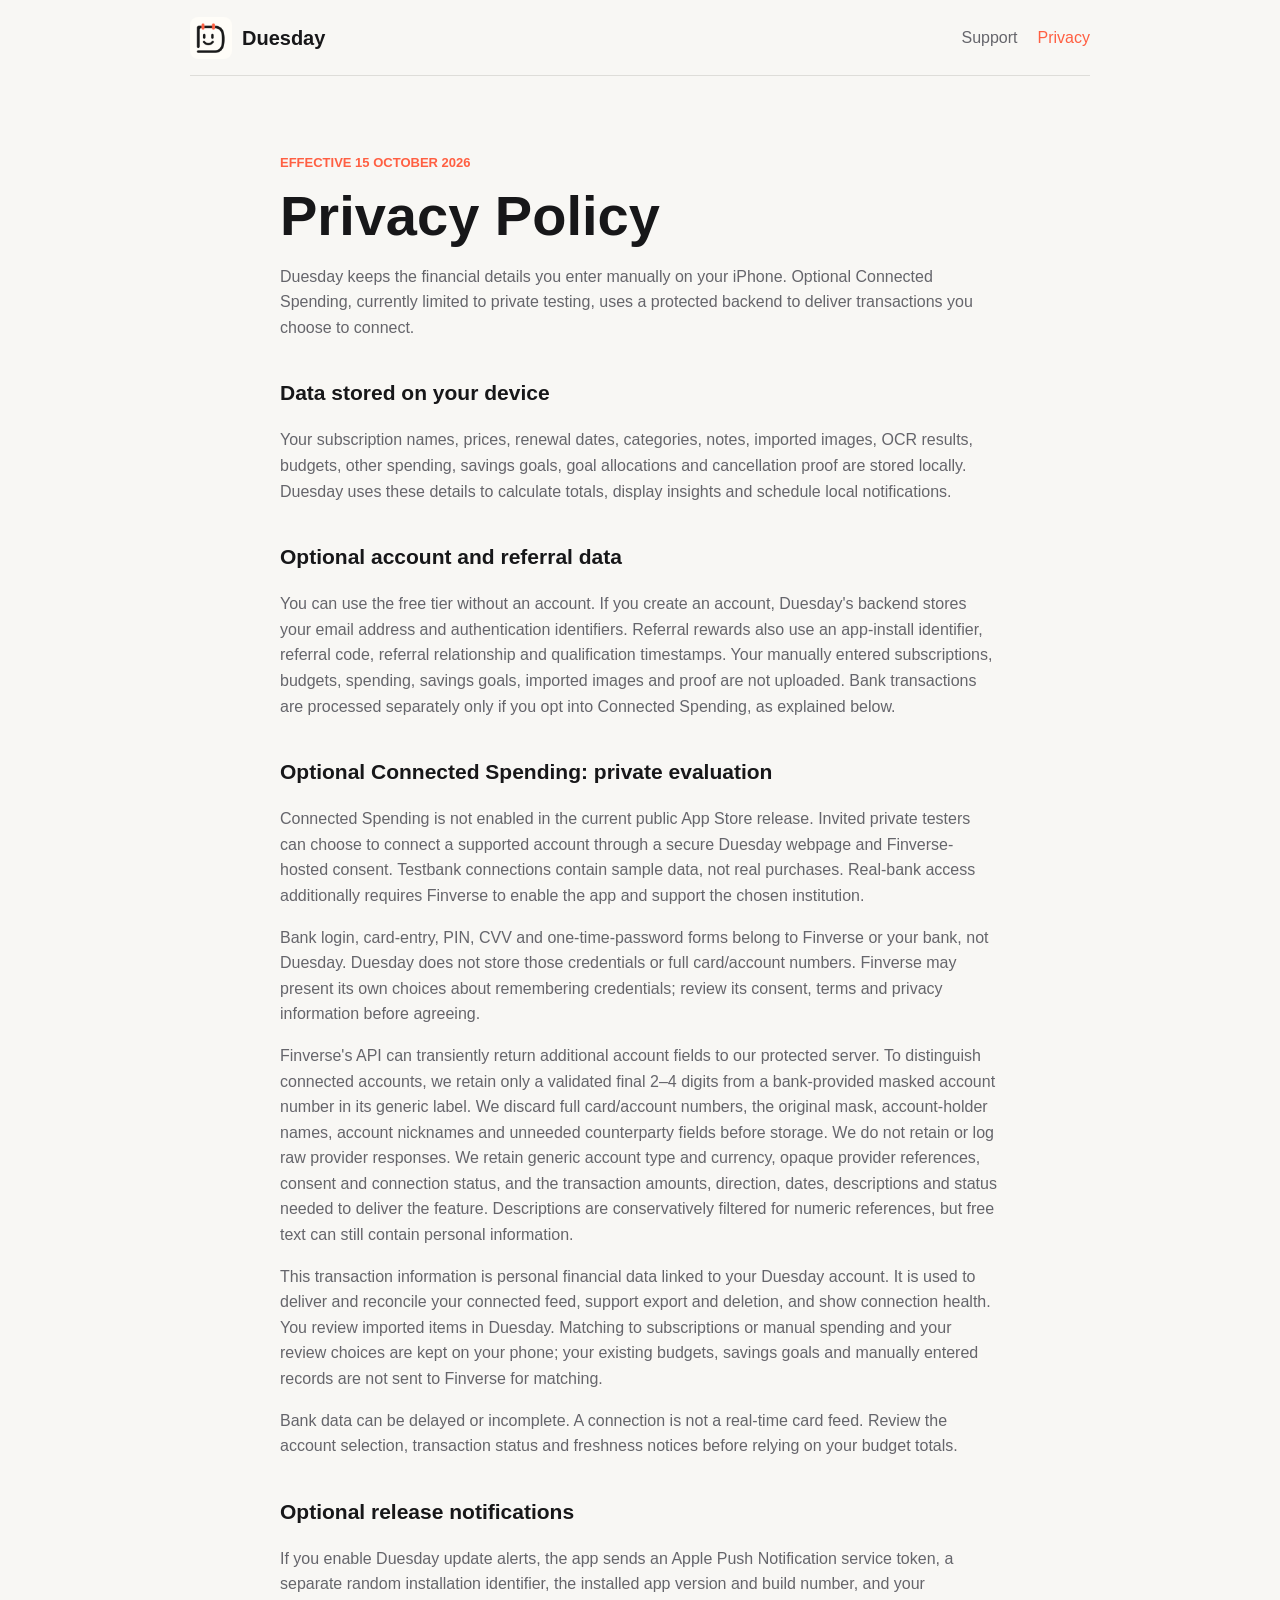
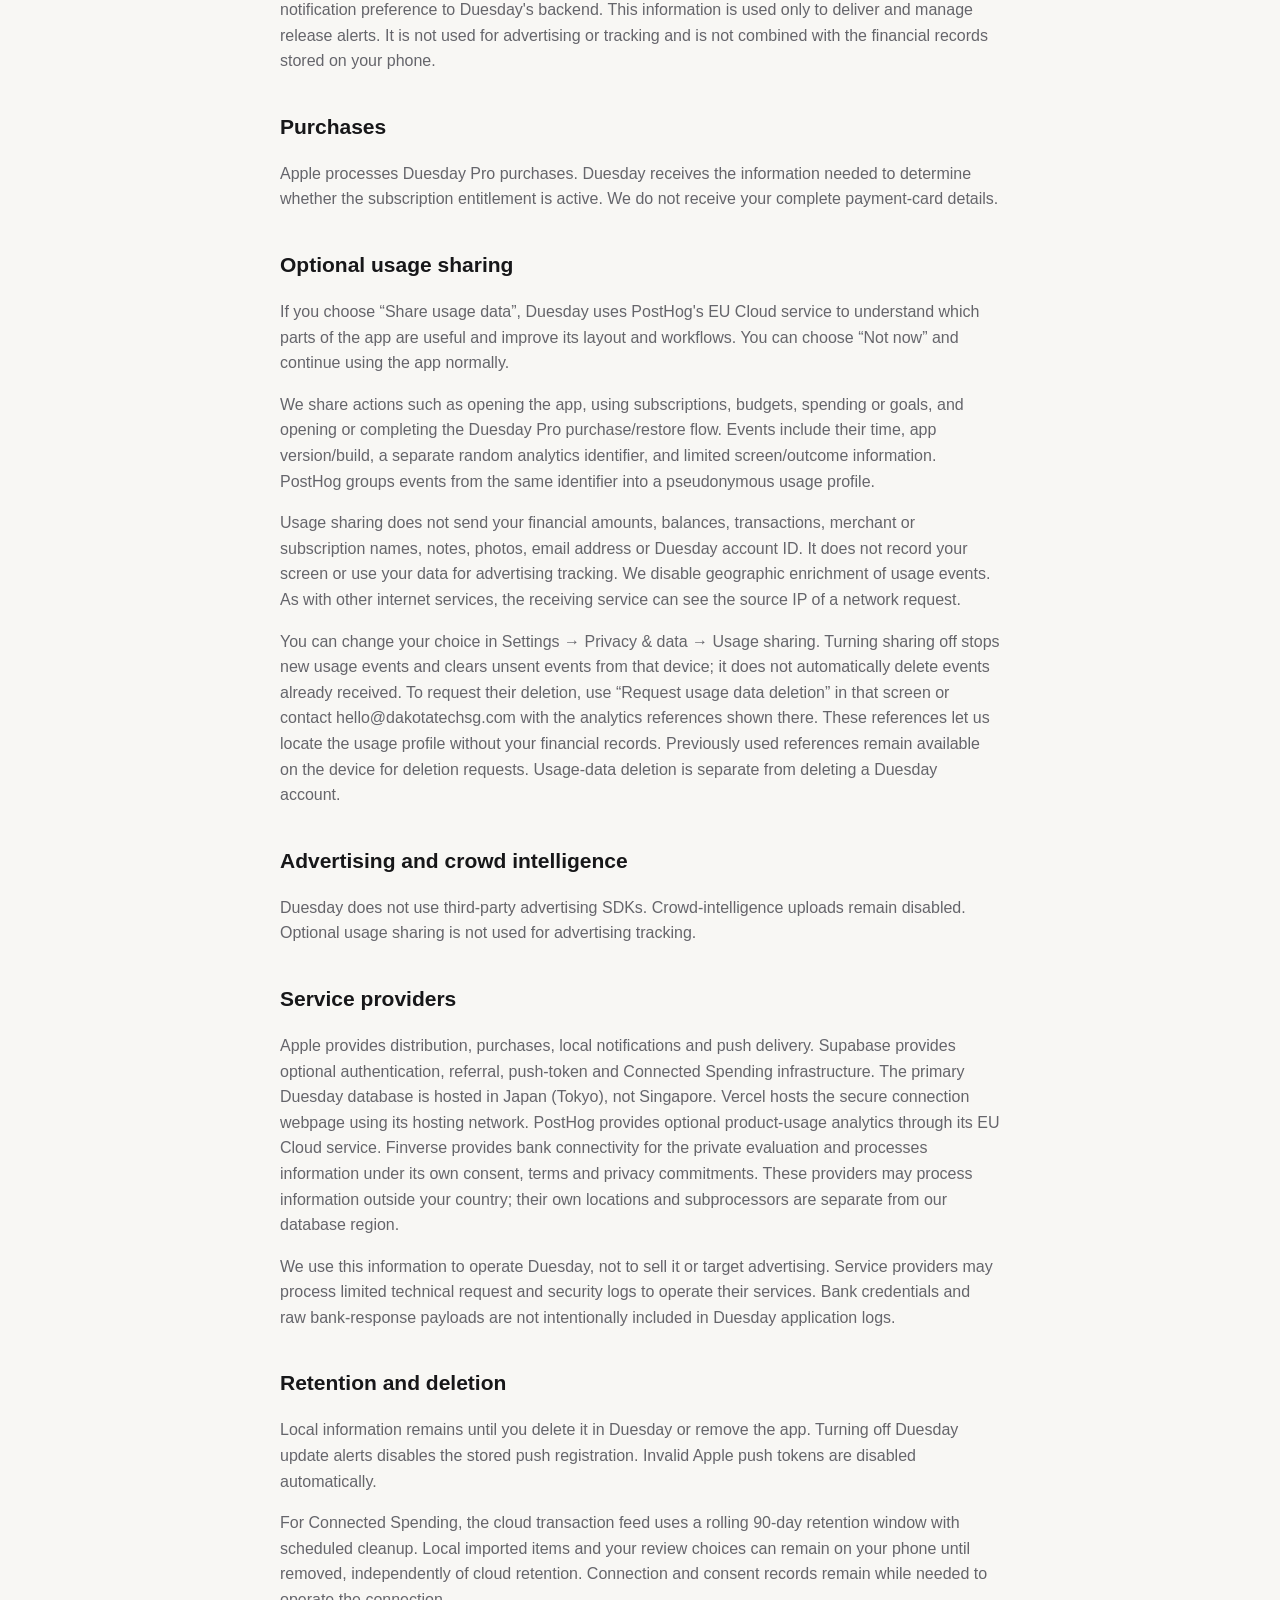
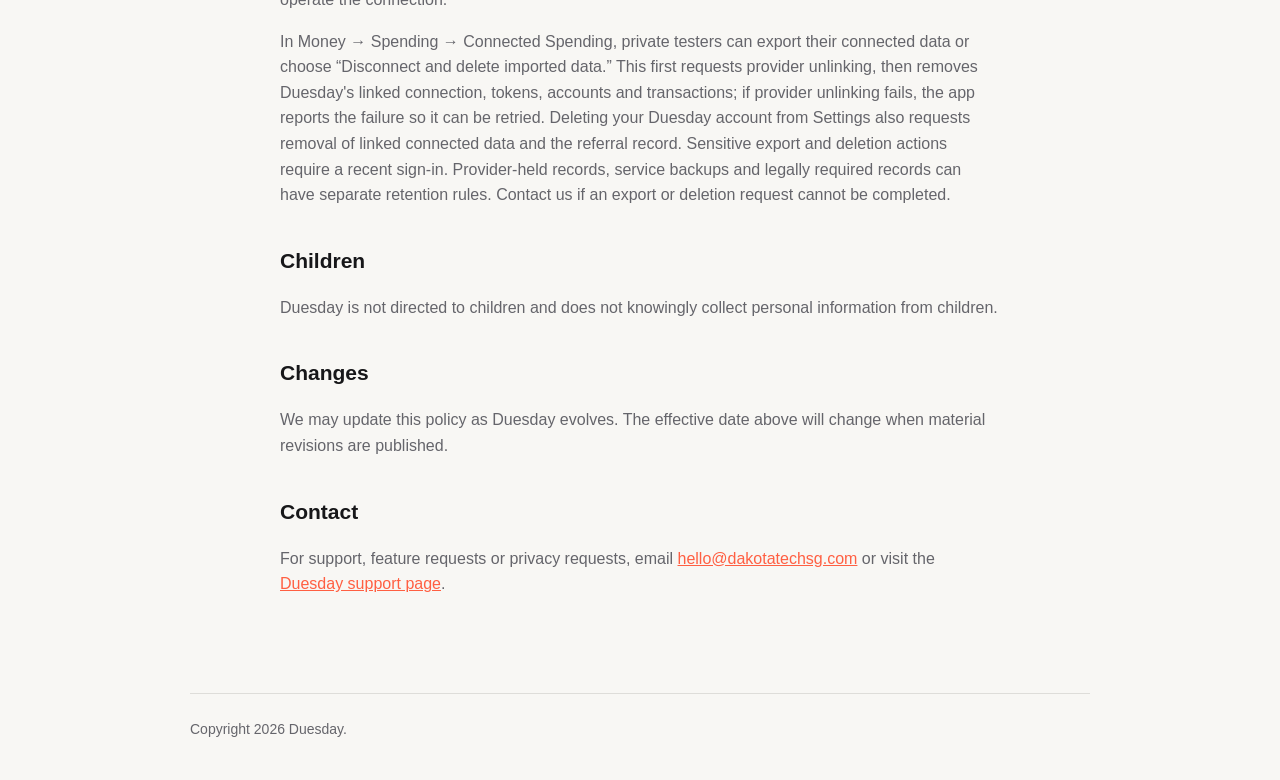
<file: privacy.html>
<!doctype html>
<html lang="en">
<head>
  <meta charset="utf-8">
  <meta name="viewport" content="width=device-width, initial-scale=1">
  <meta name="description" content="Privacy policy for Duesday Budget Tracker.">
  <title>Privacy Policy - Duesday</title>
  <link rel="stylesheet" href="styles.css">
</head>
<body>
  <header>
    <a class="brand" href="index.html"><img src="duesday-icon.png" alt=""><span>Duesday</span></a>
    <nav aria-label="Support navigation"><a href="support.html">Support</a><a aria-current="page" href="privacy.html">Privacy</a></nav>
  </header>
  <main class="document">
    <p class="eyebrow">Effective 15 October 2026</p>
    <h1>Privacy Policy</h1>
    <p>Duesday keeps the financial details you enter manually on your iPhone. Optional Connected Spending, currently limited to private testing, uses a protected backend to deliver transactions you choose to connect.</p>
    <h2>Data stored on your device</h2>
    <p>Your subscription names, prices, renewal dates, categories, notes, imported images, OCR results, budgets, other spending, savings goals, goal allocations and cancellation proof are stored locally. Duesday uses these details to calculate totals, display insights and schedule local notifications.</p>
    <h2>Optional account and referral data</h2>
    <p>You can use the free tier without an account. If you create an account, Duesday's backend stores your email address and authentication identifiers. Referral rewards also use an app-install identifier, referral code, referral relationship and qualification timestamps. Your manually entered subscriptions, budgets, spending, savings goals, imported images and proof are not uploaded. Bank transactions are processed separately only if you opt into Connected Spending, as explained below.</p>
    <h2>Optional Connected Spending: private evaluation</h2>
    <p>Connected Spending is not enabled in the current public App Store release. Invited private testers can choose to connect a supported account through a secure Duesday webpage and Finverse-hosted consent. Testbank connections contain sample data, not real purchases. Real-bank access additionally requires Finverse to enable the app and support the chosen institution.</p>
    <p>Bank login, card-entry, PIN, CVV and one-time-password forms belong to Finverse or your bank, not Duesday. Duesday does not store those credentials or full card/account numbers. Finverse may present its own choices about remembering credentials; review its consent, terms and privacy information before agreeing.</p>
    <p>Finverse's API can transiently return additional account fields to our protected server. To distinguish connected accounts, we retain only a validated final 2–4 digits from a bank-provided masked account number in its generic label. We discard full card/account numbers, the original mask, account-holder names, account nicknames and unneeded counterparty fields before storage. We do not retain or log raw provider responses. We retain generic account type and currency, opaque provider references, consent and connection status, and the transaction amounts, direction, dates, descriptions and status needed to deliver the feature. Descriptions are conservatively filtered for numeric references, but free text can still contain personal information.</p>
    <p>This transaction information is personal financial data linked to your Duesday account. It is used to deliver and reconcile your connected feed, support export and deletion, and show connection health. You review imported items in Duesday. Matching to subscriptions or manual spending and your review choices are kept on your phone; your existing budgets, savings goals and manually entered records are not sent to Finverse for matching.</p>
    <p>Bank data can be delayed or incomplete. A connection is not a real-time card feed. Review the account selection, transaction status and freshness notices before relying on your budget totals.</p>
    <h2>Optional release notifications</h2>
    <p>If you enable Duesday update alerts, the app sends an Apple Push Notification service token, a separate random installation identifier, the installed app version and build number, and your notification preference to Duesday's backend. This information is used only to deliver and manage release alerts. It is not used for advertising or tracking and is not combined with the financial records stored on your phone.</p>
    <h2>Purchases</h2>
    <p>Apple processes Duesday Pro purchases. Duesday receives the information needed to determine whether the subscription entitlement is active. We do not receive your complete payment-card details.</p>
    <h2>Optional usage sharing</h2>
    <p>If you choose “Share usage data”, Duesday uses PostHog's EU Cloud service to understand which parts of the app are useful and improve its layout and workflows. You can choose “Not now” and continue using the app normally.</p>
    <p>We share actions such as opening the app, using subscriptions, budgets, spending or goals, and opening or completing the Duesday Pro purchase/restore flow. Events include their time, app version/build, a separate random analytics identifier, and limited screen/outcome information. PostHog groups events from the same identifier into a pseudonymous usage profile.</p>
    <p>Usage sharing does not send your financial amounts, balances, transactions, merchant or subscription names, notes, photos, email address or Duesday account ID. It does not record your screen or use your data for advertising tracking. We disable geographic enrichment of usage events. As with other internet services, the receiving service can see the source IP of a network request.</p>
    <p>You can change your choice in Settings → Privacy &amp; data → Usage sharing. Turning sharing off stops new usage events and clears unsent events from that device; it does not automatically delete events already received. To request their deletion, use “Request usage data deletion” in that screen or contact hello@dakotatechsg.com with the analytics references shown there. These references let us locate the usage profile without your financial records. Previously used references remain available on the device for deletion requests. Usage-data deletion is separate from deleting a Duesday account.</p>
    <h2>Advertising and crowd intelligence</h2>
    <p>Duesday does not use third-party advertising SDKs. Crowd-intelligence uploads remain disabled. Optional usage sharing is not used for advertising tracking.</p>
    <h2>Service providers</h2>
    <p>Apple provides distribution, purchases, local notifications and push delivery. Supabase provides optional authentication, referral, push-token and Connected Spending infrastructure. The primary Duesday database is hosted in Japan (Tokyo), not Singapore. Vercel hosts the secure connection webpage using its hosting network. PostHog provides optional product-usage analytics through its EU Cloud service. Finverse provides bank connectivity for the private evaluation and processes information under its own consent, terms and privacy commitments. These providers may process information outside your country; their own locations and subprocessors are separate from our database region.</p>
    <p>We use this information to operate Duesday, not to sell it or target advertising. Service providers may process limited technical request and security logs to operate their services. Bank credentials and raw bank-response payloads are not intentionally included in Duesday application logs.</p>
    <h2>Retention and deletion</h2>
    <p>Local information remains until you delete it in Duesday or remove the app. Turning off Duesday update alerts disables the stored push registration. Invalid Apple push tokens are disabled automatically.</p>
    <p>For Connected Spending, the cloud transaction feed uses a rolling 90-day retention window with scheduled cleanup. Local imported items and your review choices can remain on your phone until removed, independently of cloud retention. Connection and consent records remain while needed to operate the connection.</p>
    <p>In Money → Spending → Connected Spending, private testers can export their connected data or choose “Disconnect and delete imported data.” This first requests provider unlinking, then removes Duesday's linked connection, tokens, accounts and transactions; if provider unlinking fails, the app reports the failure so it can be retried. Deleting your Duesday account from Settings also requests removal of linked connected data and the referral record. Sensitive export and deletion actions require a recent sign-in. Provider-held records, service backups and legally required records can have separate retention rules. Contact us if an export or deletion request cannot be completed.</p>
    <h2>Children</h2>
    <p>Duesday is not directed to children and does not knowingly collect personal information from children.</p>
    <h2>Changes</h2>
    <p>We may update this policy as Duesday evolves. The effective date above will change when material revisions are published.</p>
    <h2>Contact</h2>
    <p>For support, feature requests or privacy requests, email <a href="mailto:hello@dakotatechsg.com">hello@dakotatechsg.com</a> or visit the <a href="support.html">Duesday support page</a>.</p>
  </main>
  <footer>Copyright 2026 Duesday.</footer>
</body>
</html>
</file>
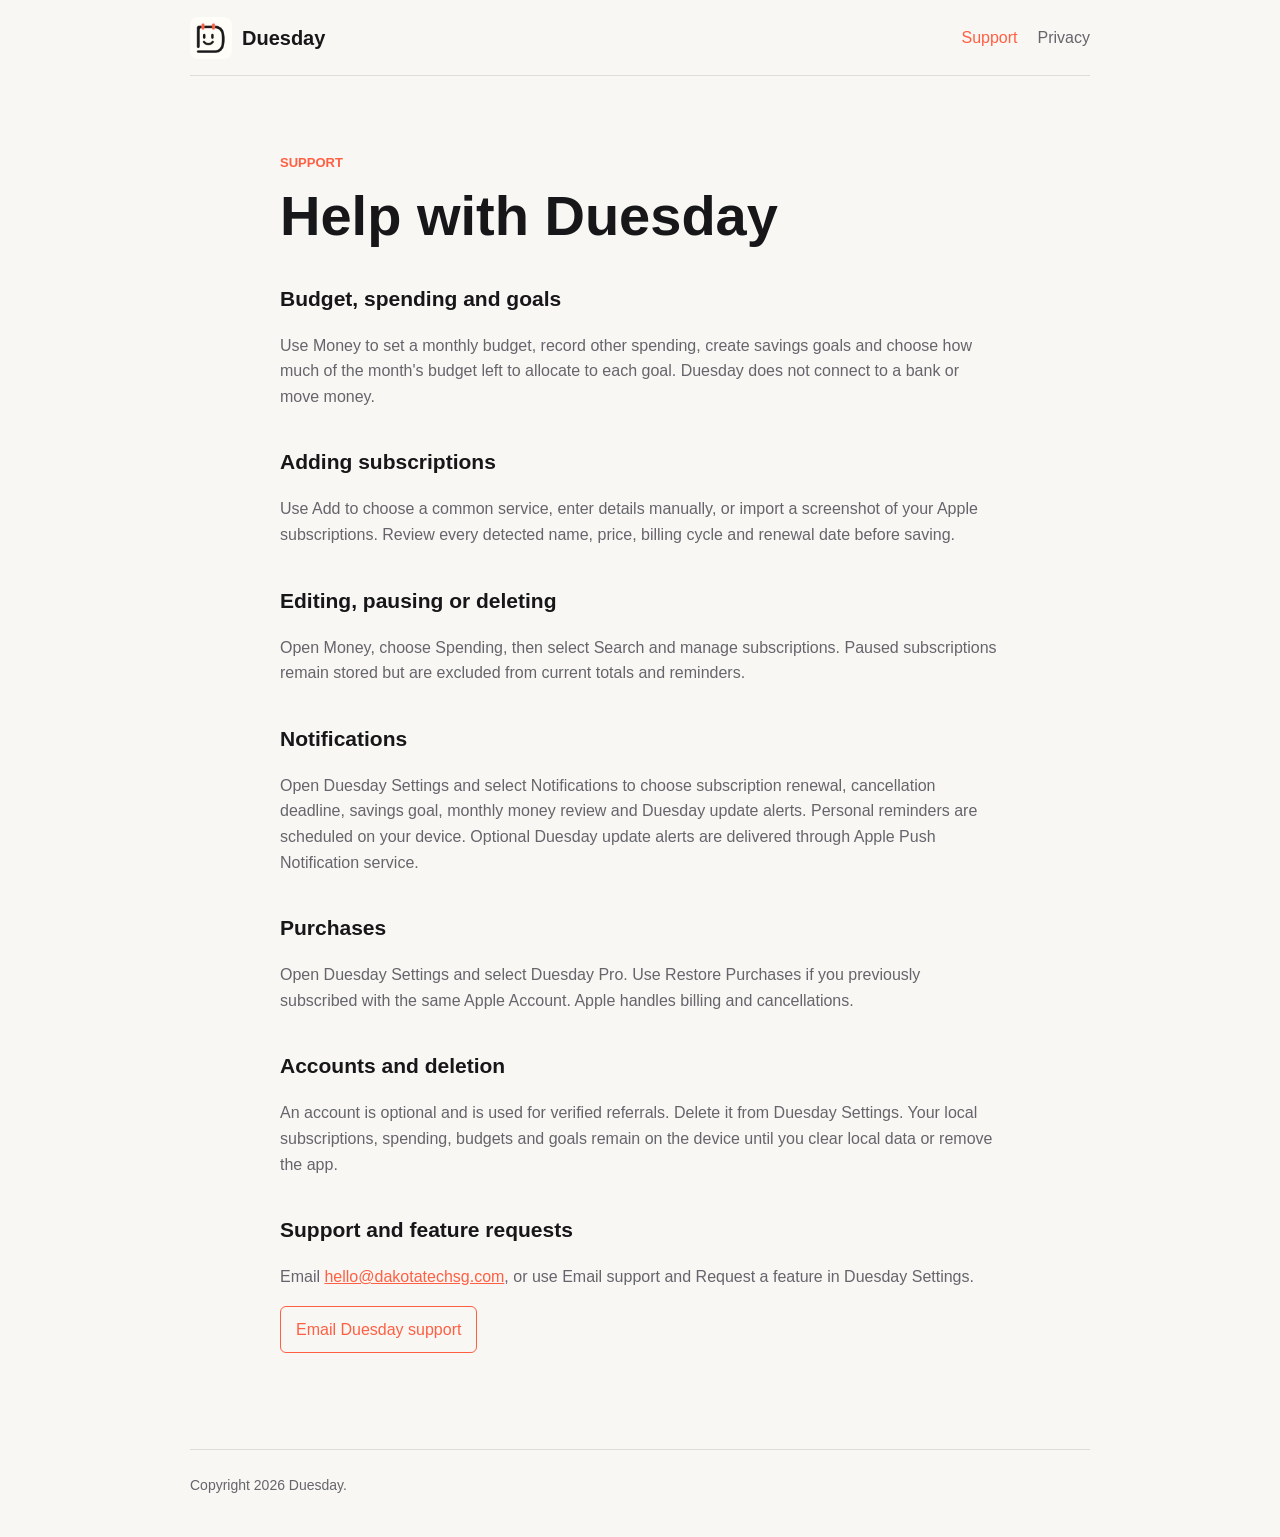
<file: support.html>
<!doctype html>
<html lang="en">
<head>
  <meta charset="utf-8">
  <meta name="viewport" content="width=device-width, initial-scale=1">
  <meta name="description" content="Support for Duesday Budget Tracker.">
  <title>Support - Duesday</title>
  <link rel="stylesheet" href="styles.css">
</head>
<body>
  <header>
    <a class="brand" href="index.html"><img src="duesday-icon.png" alt=""><span>Duesday</span></a>
    <nav aria-label="Support navigation"><a aria-current="page" href="support.html">Support</a><a href="privacy.html">Privacy</a></nav>
  </header>
  <main class="document">
    <p class="eyebrow">Support</p>
    <h1>Help with Duesday</h1>
    <h2>Budget, spending and goals</h2>
    <p>Use Money to set a monthly budget, record other spending, create savings goals and choose how much of the month's budget left to allocate to each goal. Duesday does not connect to a bank or move money.</p>
    <h2>Adding subscriptions</h2>
    <p>Use Add to choose a common service, enter details manually, or import a screenshot of your Apple subscriptions. Review every detected name, price, billing cycle and renewal date before saving.</p>
    <h2>Editing, pausing or deleting</h2>
    <p>Open Money, choose Spending, then select Search and manage subscriptions. Paused subscriptions remain stored but are excluded from current totals and reminders.</p>
    <h2>Notifications</h2>
    <p>Open Duesday Settings and select Notifications to choose subscription renewal, cancellation deadline, savings goal, monthly money review and Duesday update alerts. Personal reminders are scheduled on your device. Optional Duesday update alerts are delivered through Apple Push Notification service.</p>
    <h2>Purchases</h2>
    <p>Open Duesday Settings and select Duesday Pro. Use Restore Purchases if you previously subscribed with the same Apple Account. Apple handles billing and cancellations.</p>
    <h2>Accounts and deletion</h2>
    <p>An account is optional and is used for verified referrals. Delete it from Duesday Settings. Your local subscriptions, spending, budgets and goals remain on the device until you clear local data or remove the app.</p>
    <h2>Support and feature requests</h2>
    <p>Email <a href="mailto:hello@dakotatechsg.com?subject=Duesday%20Support">hello@dakotatechsg.com</a>, or use Email support and Request a feature in Duesday Settings.</p>
    <p><a class="button" href="mailto:hello@dakotatechsg.com?subject=Duesday%20Support">Email Duesday support</a></p>
  </main>
  <footer>Copyright 2026 Duesday.</footer>
</body>
</html>
</file>
<file: styles.css>
:root {
  color-scheme: light dark;
  --bg: #f8f7f4;
  --surface: #ffffff;
  --text: #171719;
  --muted: #65656b;
  --line: #deddd9;
  --accent: #ff5f42;
}
@media (prefers-color-scheme: dark) {
  :root { --bg: #0c0d10; --surface: #17181c; --text: #f7f5f1; --muted: #aaa8a3; --line: #34353a; }
}
* { box-sizing: border-box; }
body { margin: 0; background: var(--bg); color: var(--text); font: 16px/1.6 -apple-system, BlinkMacSystemFont, "Segoe UI", sans-serif; }
header, main, footer { width: min(900px, calc(100% - 40px)); margin-inline: auto; }
header { min-height: 76px; display: flex; align-items: center; justify-content: space-between; gap: 24px; border-bottom: 1px solid var(--line); }
.brand { display: flex; align-items: center; gap: 10px; color: var(--text); text-decoration: none; font-size: 20px; font-weight: 750; }
.brand img { width: 42px; height: 42px; border-radius: 8px; }
nav { display: flex; gap: 20px; }
nav a { color: var(--muted); text-decoration: none; }
nav a:hover, nav a[aria-current="page"] { color: var(--accent); }
.intro { padding: 84px 0 50px; max-width: 760px; }
.eyebrow { color: var(--accent); font-size: 13px; font-weight: 750; text-transform: uppercase; }
h1 { margin: 8px 0 18px; font-size: clamp(38px, 8vw, 68px); line-height: 1.05; letter-spacing: 0; }
h2 { margin-top: 36px; font-size: 21px; letter-spacing: 0; }
p { color: var(--muted); }
.intro > p:not(.eyebrow) { max-width: 650px; font-size: 20px; }
.actions { display: flex; flex-wrap: wrap; align-items: center; gap: 16px; margin-top: 30px; }
.app-store-button { display: inline-block; border-radius: 13px; line-height: 0; }
.app-store-button:focus-visible { outline: 3px solid var(--accent); outline-offset: 3px; }
.app-store-button img { display: block; width: 194px; max-width: 100%; height: auto; }
.device-note { color: var(--muted); font-size: 14px; }
.links { display: grid; grid-template-columns: repeat(2, minmax(0, 1fr)); gap: 14px; padding-bottom: 76px; }
.links a { display: grid; gap: 5px; padding: 22px; border: 1px solid var(--line); border-radius: 8px; background: var(--surface); color: var(--text); text-decoration: none; }
.links span { color: var(--muted); }
.document { max-width: 720px; padding: 64px 0 80px; }
.document h1 { font-size: clamp(38px, 7vw, 56px); }
.document a { color: var(--accent); }
.button { display: inline-block; padding: 10px 15px; border: 1px solid var(--accent); border-radius: 6px; text-decoration: none; }
footer { border-top: 1px solid var(--line); padding: 24px 0 40px; color: var(--muted); font-size: 14px; }
@media (max-width: 600px) {
  header { align-items: flex-start; padding: 16px 0; }
  nav { gap: 12px; padding-top: 8px; }
  .intro { padding-top: 54px; }
  .links { grid-template-columns: 1fr; }
}
</file>
